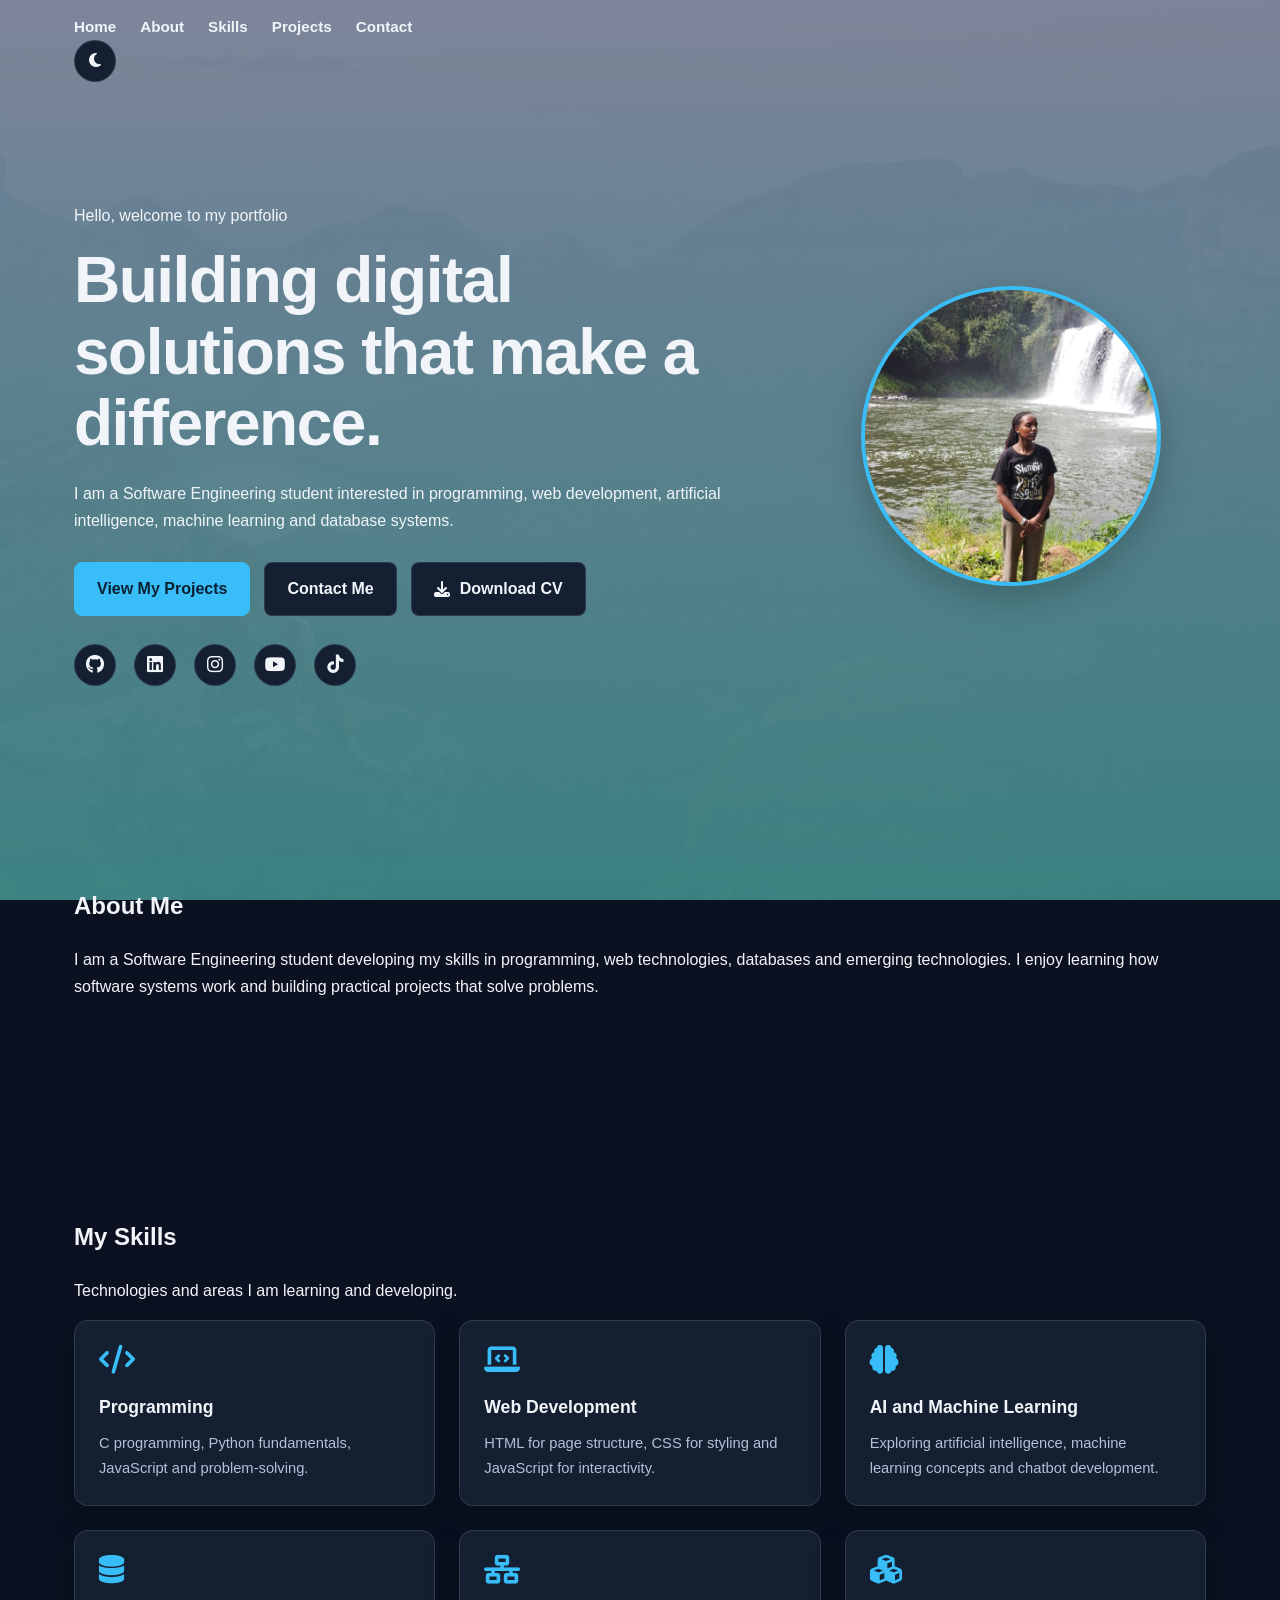
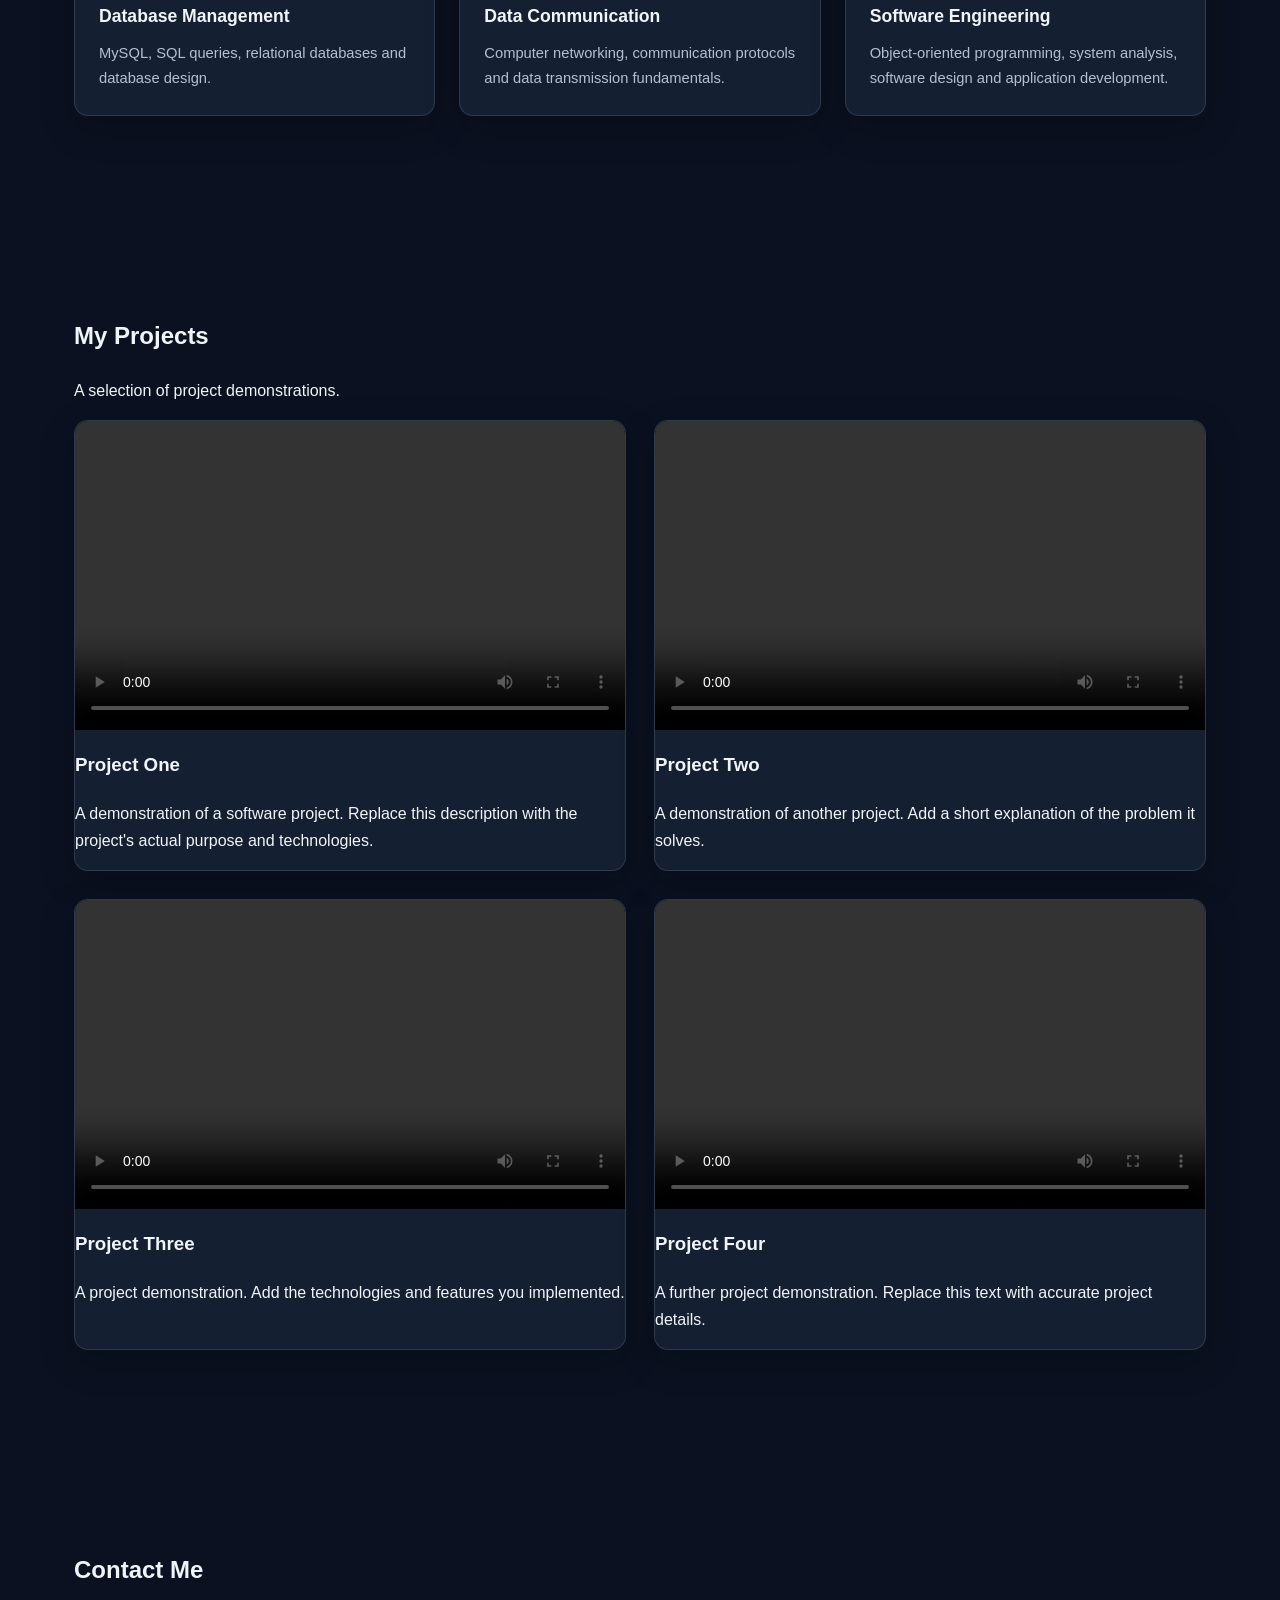
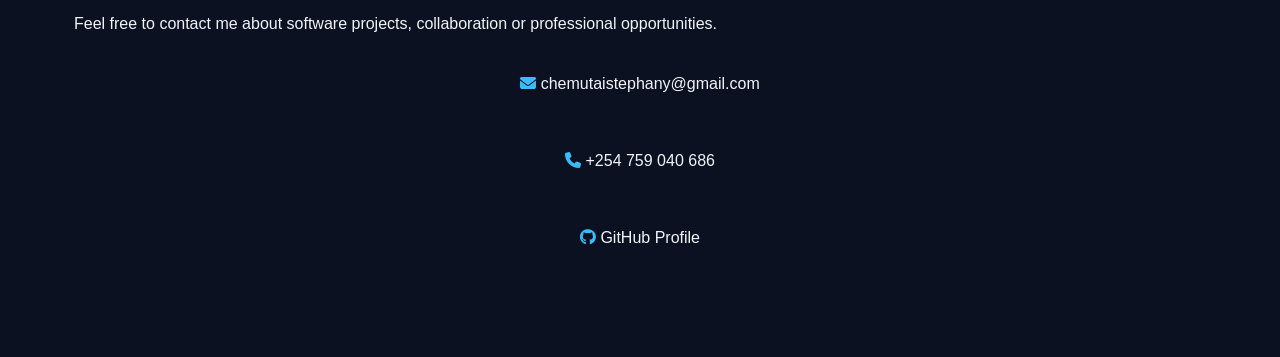
<file: index.html>
<!DOCTYPE html>
<html lang="en">
<head>
    <meta charset="UTF-8">
    <meta name="viewport" content="width=device-width, initial-scale=1.0">
    <meta name="description" content="Software Engineering portfolio showcasing web development, programming, AI, machine learning and database skills.">

    <title>Software Engineering Portfolio</title>

    <link rel="stylesheet" href="./style.css?v=2">

    <link
        rel="stylesheet"
        href="https://cdnjs.cloudflare.com/ajax/libs/font-awesome/6.5.0/css/all.min.css"
    >

    <script src="script.js" defer></script>
</head>

<body>

    <!-- Navigation -->
    <header class="navbar">
        <nav class="nav-container" aria-label="Main navigation">
            <div class="nav-links">
                <a href="#home">Home</a>
                <a href="#about">About</a>
                <a href="#skills">Skills</a>
                <a href="#projects">Projects</a>
                <a href="#contact">Contact</a>
            </div>

            <button
                id="theme-toggle"
                type="button"
                aria-label="Toggle dark and light theme"
            >
                <i class="fas fa-moon" aria-hidden="true"></i>
            </button>
        </nav>
    </header>

    <main>

        <!-- Home / Hero -->
        <section id="home" class="hero section">
            <div class="hero-content">
                <p class="hero-intro">Hello, welcome to my portfolio</p>

                <h1>Building digital solutions that make a difference.</h1>

                <p>
                    I am a Software Engineering student interested in
                    programming, web development, artificial intelligence,
                    machine learning and database systems.
                </p>

                <div class="hero-actions">
                    <a href="#projects" class="btn btn-primary">
                        View My Projects
                    </a>

                    <a href="#contact" class="btn btn-secondary">
                        Contact Me
                    </a>

                    <a href="CV.pdf" class="btn btn-secondary" download>
                        <i class="fas fa-download" aria-hidden="true"></i>
                        Download CV
                    </a>
                </div>

                <div class="social-links" aria-label="Social media links">
                    <a
                        href="https://github.com/stephan-y44"
                        target="_blank"
                        rel="noopener noreferrer"
                        aria-label="GitHub"
                    >
                        <i class="fab fa-github" aria-hidden="true"></i>
                    </a>

                    <a
                        href="https://www.linkedin.com/"
                        target="_blank"
                        rel="noopener noreferrer"
                        aria-label="LinkedIn"
                    >
                        <i class="fab fa-linkedin" aria-hidden="true"></i>
                    </a>

                    <a
                        href="https://www.instagram.com/"
                        target="_blank"
                        rel="noopener noreferrer"
                        aria-label="Instagram"
                    >
                        <i class="fab fa-instagram" aria-hidden="true"></i>
                    </a>

                    <a
                        href="https://www.youtube.com/"
                        target="_blank"
                        rel="noopener noreferrer"
                        aria-label="YouTube"
                    >
                        <i class="fab fa-youtube" aria-hidden="true"></i>
                    </a>

                    <a
                        href="https://www.tiktok.com/"
                        target="_blank"
                        rel="noopener noreferrer"
                        aria-label="TikTok"
                    >
                        <i class="fab fa-tiktok" aria-hidden="true"></i>
                    </a>
                </div>
            </div>

            <div class="hero-image">
                <img
                    src="portfolio.jpeg"
                    alt="Profile photo"
                    class="profile-photo"
                    width="300"
                    height="300"
                >
            </div>
        </section>

        <!-- About -->
        <section id="about" class="section">
            <h2>About Me</h2>

            <p>
                I am a Software Engineering student developing my skills
                in programming, web technologies, databases and emerging
                technologies. I enjoy learning how software systems work
                and building practical projects that solve problems.
            </p>
        </section>

        <!-- Skills -->
        <section id="skills" class="section">
            <h2>My Skills</h2>

            <p class="section-description">
                Technologies and areas I am learning and developing.
            </p>

            <div class="skills-grid">

                <article class="skill-card">
                    <i class="fas fa-code" aria-hidden="true"></i>
                    <h3>Programming</h3>
                    <p>
                        C programming, Python fundamentals, JavaScript
                        and problem-solving.
                    </p>
                </article>

                <article class="skill-card">
                    <i class="fas fa-laptop-code" aria-hidden="true"></i>
                    <h3>Web Development</h3>
                    <p>
                        HTML for page structure, CSS for styling and
                        JavaScript for interactivity.
                    </p>
                </article>

                <article class="skill-card">
                    <i class="fas fa-brain" aria-hidden="true"></i>
                    <h3>AI and Machine Learning</h3>
                    <p>
                        Exploring artificial intelligence, machine
                        learning concepts and chatbot development.
                    </p>
                </article>

                <article class="skill-card">
                    <i class="fas fa-database" aria-hidden="true"></i>
                    <h3>Database Management</h3>
                    <p>
                        MySQL, SQL queries, relational databases and
                        database design.
                    </p>
                </article>

                <article class="skill-card">
                    <i class="fas fa-network-wired" aria-hidden="true"></i>
                    <h3>Data Communication</h3>
                    <p>
                        Computer networking, communication protocols
                        and data transmission fundamentals.
                    </p>
                </article>

                <article class="skill-card">
                    <i class="fas fa-cubes" aria-hidden="true"></i>
                    <h3>Software Engineering</h3>
                    <p>
                        Object-oriented programming, system analysis,
                        software design and application development.
                    </p>
                </article>

            </div>
        </section>

        <!-- Projects -->
        <section id="projects" class="section">
            <h2>My Projects</h2>

            <p class="section-description">
                A selection of project demonstrations.
            </p>

            <div class="projects-grid">

                <article class="project-card">
                    <video controls preload="metadata" playsinline>
                        <source src="first-video.mp4.mp4" type="video/mp4">
                        Your browser does not support video playback.
                    </video>

                    <div class="project-content">
                        <h3>Project One</h3>
                        <p>
                            A demonstration of a software project.
                            Replace this description with the project's
                            actual purpose and technologies.
                        </p>
                    </div>
                </article>

                <article class="project-card">
                    <video controls preload="metadata" playsinline>
                        <source src="second-video.mp4.mp4" type="video/mp4">
                        Your browser does not support video playback.
                    </video>

                    <div class="project-content">
                        <h3>Project Two</h3>
                        <p>
                            A demonstration of another project.
                            Add a short explanation of the problem it solves.
                        </p>
                    </div>
                </article>

                <article class="project-card">
                    <video controls preload="metadata" playsinline>
                        <source src="third-video.mp4.mp4" type="video/mp4">
                        Your browser does not support video playback.
                    </video>

                    <div class="project-content">
                        <h3>Project Three</h3>
                        <p>
                            A project demonstration. Add the technologies
                            and features you implemented.
                        </p>
                    </div>
                </article>

                <article class="project-card">
                    <video controls preload="metadata" playsinline>
                        <source src="fourth-video.mp4.mp4" type="video/mp4">
                        Your browser does not support video playback.
                    </video>

                    <div class="project-content">
                        <h3>Project Four</h3>
                        <p>
                            A further project demonstration. Replace this
                            text with accurate project details.
                        </p>
                    </div>
                </article>

            </div>
        </section>

        <!-- Contact -->
        <section id="contact" class="section">
            <h2>Contact Me</h2>

            <p>
                Feel free to contact me about software projects,
                collaboration or professional opportunities.
            </p>

            <div class="contact-details">
                <p>
                    <i class="fas fa-envelope" aria-hidden="true"></i>
                    <a href="mailto:chemutaistephany@gmail.com">
                        chemutaistephany@gmail.com
                    </a>
                </p>

                <p>
                    <i class="fas fa-phone" aria-hidden="true"></i>
                    <a href="tel:+254759040686">
                        +254 759 040 686
                    </a>
                </p>

                <p>
                    <i class="fab fa-github" aria-hidden="true"></i>
                    <a
                        href="https://github.com/stephan-y44"
                        target="_blank"
                        rel="noopener noreferrer"
                    >
                        GitHub Profile
                    </a>
                </p>
            </div>
        </section>

    </main>
<script src="script.js"></script>
</body>
</html>
</file>
<file: style.css>
/* =========================
   1. Global styles
========================= */

:root {
  --bg: #0b1120;
  --surface: #151f32;
  --surface-hover: #1d2b43;
  --text: #f1f5f9;
  --muted: #b3c0d3;
  --accent: #38bdf8;
  --accent-hover: #7dd3fc;
  --border: rgba(148, 163, 184, 0.2);
  --header-bg: rgba(11, 17, 32, 0.94);
  --shadow: 0 12px 35px rgba(0, 0, 0, 0.22);
}

* {
  box-sizing: border-box;
}

html {
  scroll-behavior: smooth;
  scroll-padding-top: 90px;
}

body {
  margin: 0;
  padding: 0;
  font-family: Arial, Helvetica, sans-serif;
  background-color: var(--bg);
  background-image:
    linear-gradient(rgba(118, 128, 153, 0.94), rgba(59, 131, 131, 0.97)),
    url("picture.jpg.jpg");
  background-size: cover;
  background-position: center;
  background-attachment: fixed;
  color: var(--text);
  line-height: 1.7;
  transition: background-color 0.3s, color 0.3s;
}

body.light-theme {
  --bg: #f4f7fb;
  --surface: #ffffff;
  --surface-hover: #eaf2fa;
  --text: #152238;
  --muted: #526176;
  --accent: #0369a1;
  --accent-hover: #075985;
  --border: rgba(30, 41, 59, 0.16);
  --header-bg: rgba(255, 255, 255, 0.95);
  --shadow: 0 12px 35px rgba(15, 23, 42, 0.08);

  background-image: linear-gradient(
    rgba(244, 247, 251, 0.96),
    rgba(244, 247, 251, 0.98)
  );
}

a {
  color: var(--accent);
  text-decoration: none;
  transition: color 0.2s ease;
}

a:hover {
  color: var(--accent-hover);
}

button,
a {
  -webkit-tap-highlight-color: transparent;
}

button:focus-visible,
a:focus-visible {
  outline: 2px solid var(--accent);
  outline-offset: 4px;
}

/* =========================
   2. Navigation
========================= */

.site-header {
  position: sticky;
  top: 0;
  z-index: 1000;
  background: var(--header-bg);
  border-bottom: 1px solid var(--border);
  backdrop-filter: blur(14px);
}

.navbar {
  max-width: 1180px;
  min-height: 76px;
  margin: 0 auto;
  padding: 14px 24px;
  display: flex;
  align-items: center;
  justify-content: space-between;
  gap: 24px;
}

.logo {
  color: var(--text);
  font-size: 1.45rem;
  font-weight: 800;
  white-space: nowrap;
}

.logo span {
  color: var(--accent);
}

.nav-links {
  display: flex;
  align-items: center;
  justify-content: center;
  gap: 24px;
  flex-wrap: wrap;
}

.nav-links a {
  color: var(--text);
  font-size: 0.95rem;
  font-weight: 600;
}

.nav-links a:hover {
  color: var(--accent);
}

#theme-toggle {
  width: 42px;
  height: 42px;
  flex-shrink: 0;
  border: 1px solid var(--border);
  border-radius: 50%;
  background: var(--surface);
  color: var(--text);
  cursor: pointer;
  font-size: 1rem;
}

#theme-toggle:hover {
  background: var(--surface-hover);
}

/* =========================
   3. Sections and headings
========================= */

.section {
  max-width: 1180px;
  margin: 0 auto;
  padding: 90px 24px;
}

.section-heading {
  max-width: 700px;
  margin: 0 auto 42px;
  text-align: center;
}

.section-heading h2 {
  margin: 6px 0 12px;
  font-size: clamp(2rem, 4vw, 2.8rem);
  line-height: 1.2;
}

.section-heading > p:not(.eyebrow) {
  color: var(--muted);
}

.eyebrow {
  color: var(--accent);
  font-size: 0.78rem;
  font-weight: 800;
  letter-spacing: 2px;
}

/* =========================
   4. Hero section
========================= */

.hero {
  min-height: 620px;
  display: grid;
  grid-template-columns: 1.4fr 0.8fr;
  align-items: center;
  gap: 60px;
}

.hero-content h1 {
  max-width: 720px;
  margin: 14px 0 20px;
  font-size: clamp(2.5rem, 5vw, 4.3rem);
  line-height: 1.12;
  letter-spacing: -1.5px;
}

.hero-content h1 span {
  color: var(--accent);
}

.hero-description {
  max-width: 600px;
  color: var(--muted);
  font-size: 1.08rem;
}

.hero-actions {
  display: flex;
  flex-wrap: wrap;
  gap: 14px;
  margin: 28px 0;
}

.btn {
  display: inline-flex;
  align-items: center;
  justify-content: center;
  gap: 10px;
  min-height: 48px;
  padding: 12px 22px;
  border: 1px solid var(--border);
  border-radius: 8px;
  font-weight: 700;
}

.btn-primary {
  color: #082032;
  background: var(--accent);
  border-color: var(--accent);
}

.btn-primary:hover {
  color: #082032;
  background: var(--accent-hover);
}

.btn-secondary {
  color: var(--text);
  background: var(--surface);
}

.btn-secondary:hover {
  background: var(--surface-hover);
}

.hero-image {
  display: flex;
  justify-content: center;
}

.profile-photo {
  width: min(300px, 100%);
  aspect-ratio: 1;
  height: auto;
  object-fit: cover;
  border-radius: 50%;
  border: 4px solid var(--accent);
  box-shadow: var(--shadow);
}

.social-links {
  display: flex;
  align-items: center;
  gap: 18px;
  margin-top: 28px;
}

.social-links a {
  display: inline-flex;
  align-items: center;
  justify-content: center;
  width: 42px;
  height: 42px;
  border: 1px solid var(--border);
  border-radius: 50%;
  background: var(--surface);
  color: var(--text);
  font-size: 1.15rem;
}

.social-links a:hover {
  color: var(--accent);
  transform: translateY(-3px);
}

/* =========================
   5. About section
========================= */

.about-section {
  border-top: 1px solid var(--border);
}

.about-content {
  max-width: 800px;
  margin: 0 auto;
  color: var(--muted);
  font-size: 1.05rem;
  text-align: left;
}

/* =========================
   6. Skills cards
========================= */

.skills-grid {
  display: grid;
  grid-template-columns: repeat(4, minmax(0, 1fr));
  gap: 20px;
}

.skill-card {
  padding: 28px 20px;
  border: 1px solid var(--border);
  border-radius: 14px;
  background: var(--surface);
  box-shadow: var(--shadow);
  transition: transform 0.25s, background 0.25s;
}

.skill-card:hover {
  transform: translateY(-5px);
  background: var(--surface-hover);
}

.skill-card > i {
  color: var(--accent);
  font-size: 1.8rem;
}

.skill-card h3 {
  font-size: 1.05rem;
}

.skill-card p {
  color: var(--muted);
  font-size: 0.92rem;
}

/* =========================
   7. Project cards and videos
========================= */

.projects-section {
  border-top: 1px solid var(--border);
}

.projects-grid {
  display: grid;
  grid-template-columns: repeat(2, minmax(0, 1fr));
  gap: 28px;
}

.project-card {
  min-width: 0;
  overflow: hidden;
  border: 1px solid var(--border);
  border-radius: 14px;
  background: var(--surface);
  box-shadow: var(--shadow);
  transition: transform 0.25s, border-color 0.25s;
}

.project-card:hover {
  transform: translateY(-5px);
  border-color: var(--accent);
}

.project-card video {
  display: block;
  width: 100%;
  aspect-ratio: 16 / 9;
  object-fit: contain;
  background: #050912;
}

.project-info {
  padding: 22px;
  text-align: left;
}

.project-info h3 {
  margin-top: 0;
}

.project-info p {
  margin-bottom: 0;
  color: var(--muted);
}

/* =========================
   8. Contact section
========================= */

.contact-section {
  border-top: 1px solid var(--border);
}

.contact-details {
  display: flex;
  flex-direction: column;
  align-items: center;
  gap: 18px;
}

.contact-details a {
  display: inline-flex;
  align-items: center;
  gap: 12px;
  color: var(--text);
  overflow-wrap: anywhere;
}

.contact-details i {
  color: var(--accent);
}

/* =========================
   9. Footer
========================= */

.site-footer {
  padding: 28px 20px;
  border-top: 1px solid var(--border);
  color: var(--muted);
  text-align: center;
  font-size: 0.9rem;
}

.site-footer p {
  margin: 5px;
}

/* =========================
   10. Responsive layout
========================= */

@media (max-width: 900px) {
  .navbar {
    flex-wrap: wrap;
    justify-content: center;
  }

  .nav-links {
    gap: 16px;
  }

  .hero {
    grid-template-columns: 1fr;
    gap: 35px;
    text-align: center;
  }

  .hero-content h1,
  .hero-description {
    margin-left: auto;
    margin-right: auto;
  }

  .hero-actions,
  .social-links {
    justify-content: center;
  }

  .hero-image {
    grid-row: 1;
  }

  .profile-photo {
    width: 220px;
  }

  .skills-grid {
    grid-template-columns: repeat(2, minmax(0, 1fr));
  }
}

@media (max-width: 560px) {
  .navbar {
    padding: 14px;
    gap: 14px;
  }

  .nav-links {
    width: 100%;
    gap: 12px 18px;
  }

  .nav-links a {
    font-size: 0.88rem;
  }

  .section {
    padding: 60px 18px;
  }

  .hero {
    min-height: auto;
  }

  .hero-content h1 {
    font-size: 2.4rem;
    letter-spacing: -0.8px;
  }

  .hero-actions {
    flex-direction: column;
  }

  .btn {
    width: 100%;
  }

  .skills-grid,
  .projects-grid {
    grid-template-columns: 1fr;
  }
}

@media (prefers-reduced-motion: reduce) {
  *,
  *::before,
  *::after {
    scroll-behavior: auto !important;
    transition-duration: 0.01ms !important;
    animation-duration: 0.01ms !important;
  }
}

@media (min-width: 901px) {
  .skills-grid {
    grid-template-columns: repeat(3, minmax(0, 1fr));
  }
}

/* Corrected skills layout */
#skills .skills-grid {
    display: grid;
    grid-template-columns: repeat(3, minmax(0, 1fr));
    gap: 24px;
    width: 100%;
    align-items: stretch;
}

#skills .skill-card {
    display: block;
    width: 100%;
    min-width: 0;
    box-sizing: border-box;
    padding: 24px;
    overflow-wrap: break-word;
}

#skills .skill-card h3 {
    font-size: 1.1rem;
    line-height: 1.4;
    margin: 16px 0 12px;
    word-break: normal;
}

#skills .skill-card p {
    line-height: 1.7;
    margin: 0;
    word-break: normal;
}

@media (max-width: 900px) {
    #skills .skills-grid {
        grid-template-columns: repeat(2, minmax(0, 1fr));
    }
}

@media (max-width: 600px) {
    #skills .skills-grid {
        grid-template-columns: minmax(0, 1fr);
    }
}
</file>
